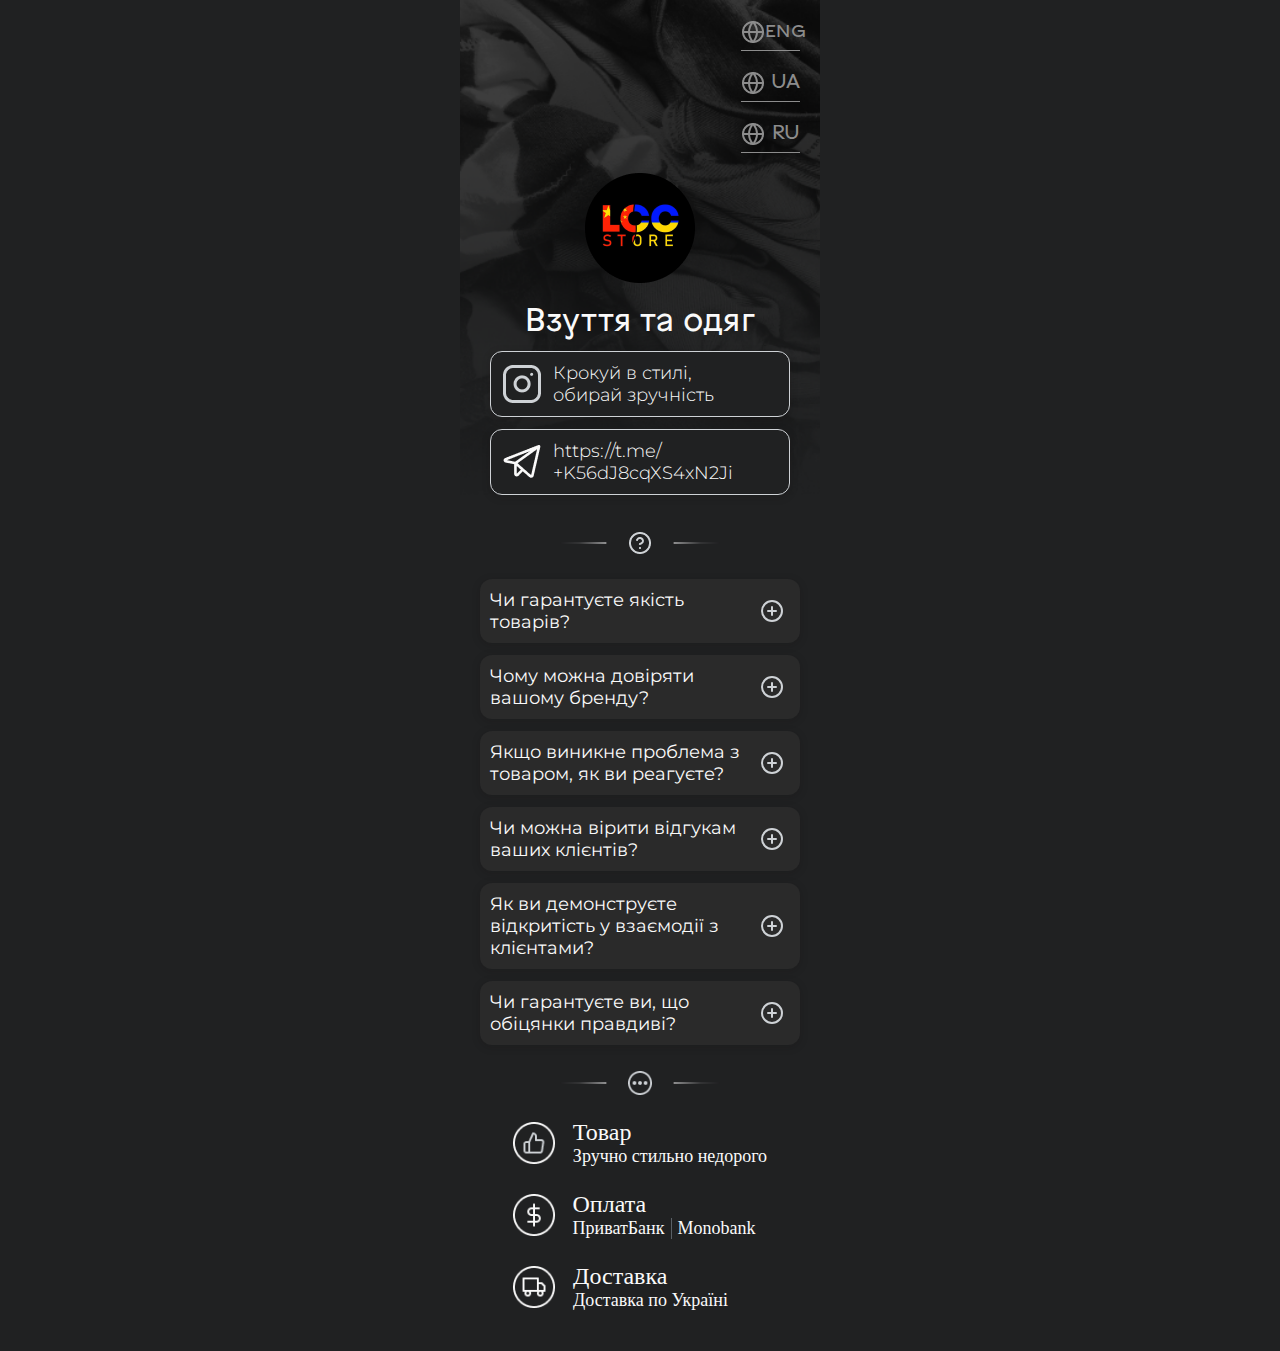
<file: index.html>
<!DOCTYPE html>
<html lang="en">
<head>
  <meta charset="UTF-8">
  <meta name="viewport" content="width=device-width, initial-scale=1.0">
  <link rel="stylesheet" href="font/VinnytsiaSans-Bold.woff2" as="font" type="font/woff2" crossorigin>
  <link rel="stylesheet" href="main.css">
  <link rel="stylesheet" href="reset.css">
  <link rel="preconnect" href="https://fonts.googleapis.com">
  <link rel="preconnect" href="https://fonts.gstatic.com" crossorigin>
  <link href="https://fonts.googleapis.com/css2?family=Montserrat:ital,wght@0,100;0,200;0,300;0,400;0,500;0,600;0,700;0,800;0,900;1,100;1,200;1,300;1,400;1,500;1,600;1,700;1,800;1,900&display=swap" rel="stylesheet">
  <title>Взуття та Одяг</title>
</head>
<body>


  <header class="header">

      <div class="header-top translate"  id="en">
        <div class="t"></div>
        <a href="ENG.html" class="lang-top">
          <img src="icon/globe.png" alt="" class="header-top-img">
          <p class="name-lang" style="font-size: 18px ;">ENG</p></a>  
      </div>

      <div class="header-top translate" id="ua">
        <div class="t"></div>
        <a href="index.html" class="lang-top">
          <img src="icon/globe.png" alt="" class="header-top-img">
          <p class="name-lang">UA</p></a>  
      </div>

      <div class="header-top translate" id="ru">
        <div class="t"></div>
        <a href="ru.html" class="lang-top">
          <img src="icon/globe.png" alt="" class="header-top-img">
          <p class="name-lang">RU</p></a>  
      </div>


      <div class="logo"><img src="icon/logo.png" alt=""></div>

      <div class="info"><p class="info-text lang" key="top">Взуття та одяг</p></div>

      <a href="" class="button-inst">
        <div class="container-btn">
          <img src="icon/instagram.png" alt="" class="inst-img">
          <p class="button-info">Крокуй в стилі, <br> обирай зручність</p>
        </div>
      </a>

      <a href="https://t.me/+K56dJ8cqXS4xN2Ji" class="button-tg">
        <div class="container-btn">
          <img src="icon/TelegramLogo.png" alt="" class="inst-img">
          <p class="button-info">https://t.me/<br>+K56dJ8cqXS4xN2Ji</p>
        </div>
      </a>




  </header>

  <div class="zap">
    <img src="icon/left.png" alt="">
    <img src="icon/center.png" alt="" style="width: 24px; height: 24px;">
    <img src="icon/right.png" alt="">
  </div>

  <div class="wrapper">

    <div class="accordion">
        <div data-tab="tab-1" class="accordion__title">
            <h3 class="card-info">Чи гарантуєте якість товарів?</h3>
            <span></span>
        </div>
        <div id="tab-1" class="accordion__content">
          Ми стежимо за кожним етапом виробництва, щоб ви отримали те, на що можна покластися
        </div>
    </div>
    <div class="accordion">
        <div data-tab="tab-2" class="accordion__title">
            <h3 class="card-info">Чому можна довіряти вашому бренду?</h3>
            <span></span>
        </div>
        <div id="tab-2" class="accordion__content">
          Ми дотримуємося принципу відкритості та відвертості у всіх аспектах нашої роботи
        </div>
    </div>
    
    <div class="accordion">
        <div data-tab="tab-3" class="accordion__title">
            <h3 class="card-info">Якщо виникне проблема з товаром, як ви реагуєте?</h3>
            <span></span>
        </div>
        <div id="tab-3" class="accordion__content">
          Наша команда готова вирішити будь-які питання та забезпечити задоволеність ваших потреб
        </div>
    </div>

    <div class="accordion">
        <div data-tab="tab-4" class="accordion__title">
            <h3 class="card-info">Чи можна вірити відгукам ваших клієнтів?</h3>
            <span></span>
        </div>
        <div id="tab-4" class="accordion__content">
          Наші відгуки – це відгуки справжніх клієнтів, які діляться своїм досвідом з покупкою від нашого бренду
        </div>
    </div>

    <div class="accordion">
        <div data-tab="tab-5" class="accordion__title">
            <h3 class="card-info">Як ви демонструєте відкритість у взаємодії з клієнтами?</h3>
            <span></span>
        </div>
        <div id="tab-5" class="accordion__content">
          Ми відкрито ділимося інформацією про виробництво та склад матеріалів, щоб ви завжди знали, що обираєте
        </div>
    </div>

    <div class="accordion">
        <div data-tab="tab-6" class="accordion__title">
            <h3 class="card-info">Чи гарантуєте ви, що обіцянки правдиві?</h3>
            <span></span>
        </div>
        <div id="tab-6" class="accordion__content">
          Наш бренд — це не лише слова. Ми дотримуємося обіцянок та виконуємо їх на ділі
        </div>
    </div>
    
</div>

<div class="zap_bottom">
  <img src="icon/left.png" alt="">
  <img src="icon/more.png" alt="" style="width: 24px; height: 24px;">
  <img src="icon/right.png" alt="">
</div>

<footer class="footer">

  
  <div class="fotter-obj">
    <img src="icon/like.png" alt="" style="width: 42px; height: 42px;">
    <div class="fotter-obj-right">
      <h4 class="fotter-obj-right-h">Товар</h4>
      <p class="fotter-obj-right-info">Зручно стильно недорого</p>
    </div>
  </div>

  <div class="fotter-obj dollar" style="margin-right: 12px;">
    <img src="icon/dollar.png" alt="" style="width: 42px; height: 42px;">
    <div class="fotter-obj-right-c">
      <h4 class="fotter-obj-right-h">Оплата</h4>
      <div class="priv-mono">
        <p class="fotter-obj-right-info-p">ПриватБанк</p>
        <p class="fotter-obj-right-info-m">Monobank</p>
      </div>
      
    </div>
  </div>

  <div class="fotter-obj" style="margin-right: 39px;">
    <img src="icon/Delivery.png" alt="" style="width: 42px; height: 42px;">
    <div class="fotter-obj-right">
      <h4 class="fotter-obj-right-h">Доставка</h4>
      <p class="fotter-obj-right-info">Доставка по Україні</p>
    </div>
  </div>

</footer>
<script src="main.js"></script>

</body>
</html>
</file>
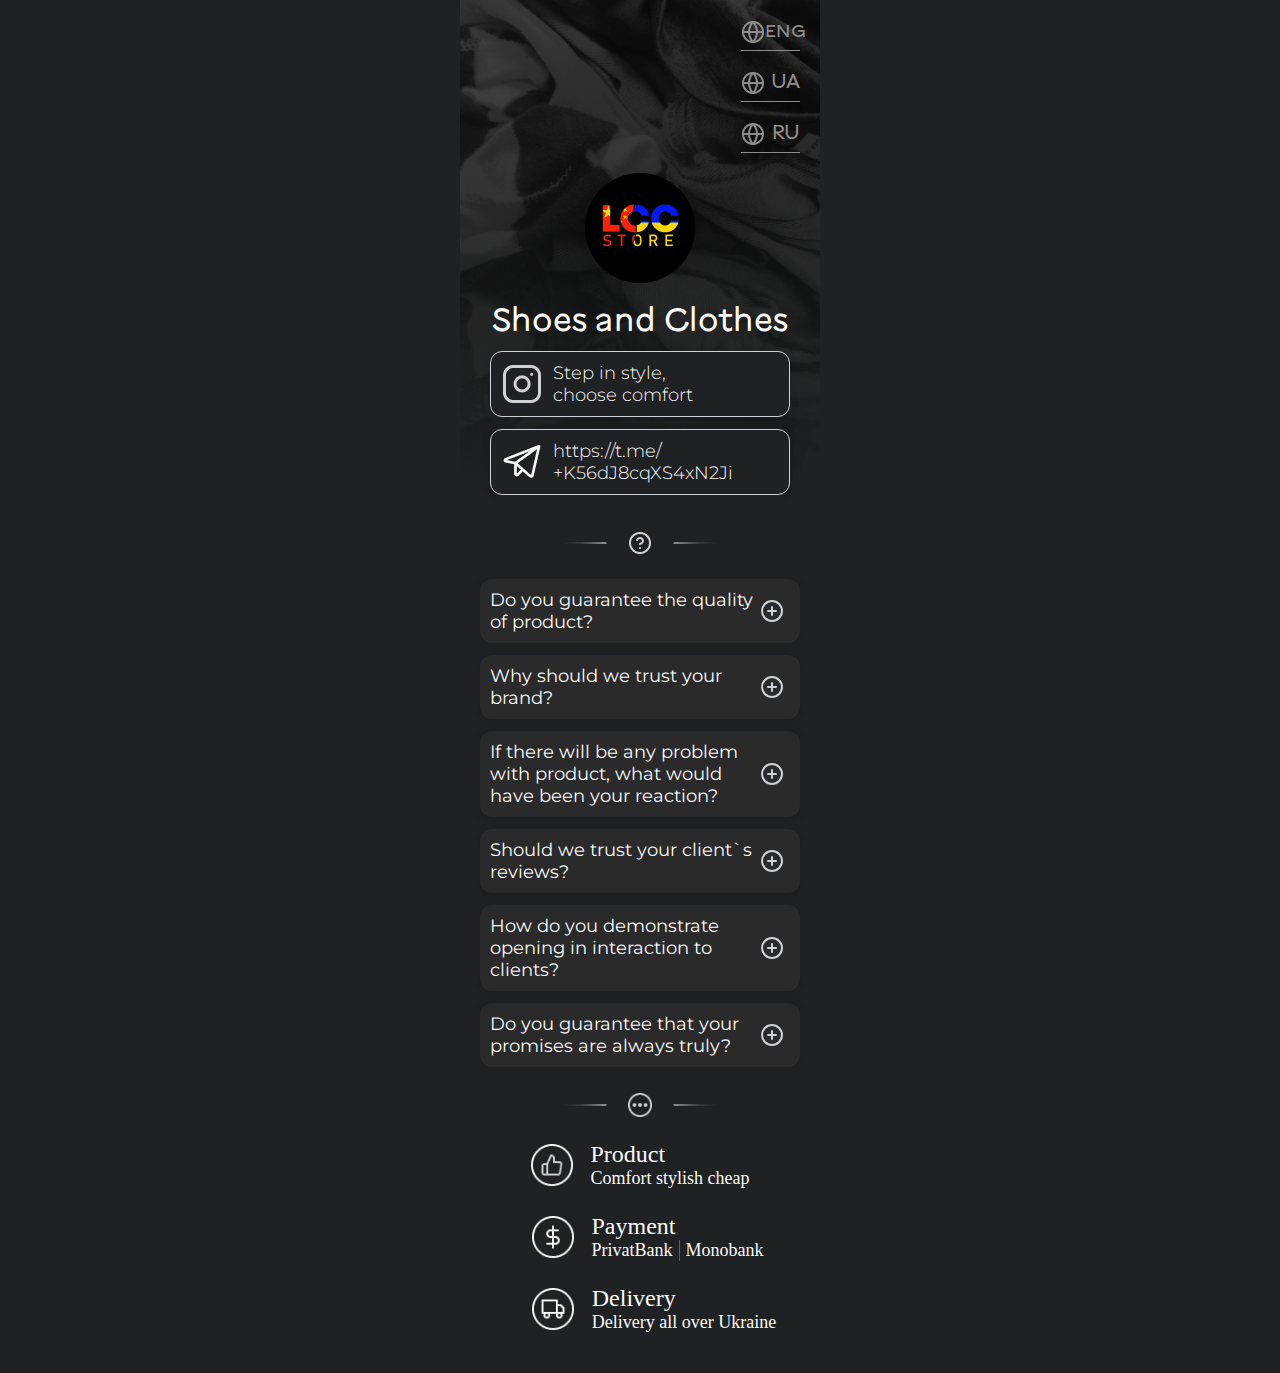
<file: ENG.html>
<!DOCTYPE html>
<html lang="en">
<head>
  <meta charset="UTF-8">
  <meta name="viewport" content="width=device-width, initial-scale=1.0">
  <link rel="stylesheet" href="font/VinnytsiaSans-Bold.woff2" as="font" type="font/woff2" crossorigin>
  <link rel="stylesheet" href="main.css">
  <link rel="stylesheet" href="reset.css">
  <link rel="preconnect" href="https://fonts.googleapis.com">
  <link rel="preconnect" href="https://fonts.gstatic.com" crossorigin>
  <link href="https://fonts.googleapis.com/css2?family=Montserrat:ital,wght@0,100;0,200;0,300;0,400;0,500;0,600;0,700;0,800;0,900;1,100;1,200;1,300;1,400;1,500;1,600;1,700;1,800;1,900&display=swap" rel="stylesheet">
  <title>Shoes and Clothes</title>
</head>
<body>


  <header class="header">

      <div class="header-top translate"  id="en">
        <div class="t"></div>
        <a href="ENG.html" class="lang-top">
          <img src="icon/globe.png" alt="" class="header-top-img">
          <p class="name-lang" style="font-size: 18px ;">ENG</p></a>  
      </div>

      <div class="header-top translate" id="ua">
        <div class="t"></div>
        <a href="index.html" class="lang-top">
          <img src="icon/globe.png" alt="" class="header-top-img">
          <p class="name-lang">UA</p></a>  
      </div>

      <div class="header-top translate" id="ru">
        <div class="t"></div>
        <a href="ru.html" class="lang-top">
          <img src="icon/globe.png" alt="" class="header-top-img">
          <p class="name-lang">RU</p></a>  
      </div>


      <div class="logo"><img src="icon/logo.png" alt=""></div>

      <div class="info"><p class="info-text lang" key="top">Shoes and Clothes</p></div>

      <a href="" class="button-inst">
        <div class="container-btn">
          <img src="icon/instagram.png" alt="" class="inst-img">
          <p class="button-info">Step in style,<br>
            choose comfort </p>
        </div>
      </a>

      <a href="https://t.me/+K56dJ8cqXS4xN2Ji" class="button-tg">
        <div class="container-btn">
          <img src="icon/TelegramLogo.png" alt="" class="inst-img">
          <p class="button-info">https://t.me/<br>+K56dJ8cqXS4xN2Ji</p>
        </div>
      </a>




  </header>

  <div class="zap">
    <img src="icon/left.png" alt="">
    <img src="icon/center.png" alt="" style="width: 24px; height: 24px;">
    <img src="icon/right.png" alt="">
  </div>

  <div class="wrapper">

    <div class="accordion">
        <div data-tab="tab-1" class="accordion__title">
            <h3 class="card-info">Do you guarantee the quality of product?</h3>
            <span></span>
        </div>
        <div id="tab-1" class="accordion__content">
          We monitor every step of production so you get something you can rely on  
        </div>
    </div>
    <div class="accordion">
        <div data-tab="tab-2" class="accordion__title">
            <h3 class="card-info">Why should we trust your brand?</h3>
            <span></span>
        </div>
        <div id="tab-2" class="accordion__content">    
          We adhere to the principle of openness and candor in all aspects of our work
        </div>
    </div>
    
    <div class="accordion">
        <div data-tab="tab-3" class="accordion__title">
            <h3 class="card-info">If there will be any problem with product, what would have been your reaction? </h3>
            <span></span>
        </div>
        <div id="tab-3" class="accordion__content">
          Our team is ready to solve any questions and ensure satisfaction of your needs          
        </div>
    </div>

    <div class="accordion">
        <div data-tab="tab-4" class="accordion__title">
            <h3 class="card-info">Should we trust your client`s reviews?</h3>
            <span></span>
        </div>
        <div id="tab-4" class="accordion__content">
          Our reviews are the reviews of real customers who share their experience with buying from our brand   
        </div>
    </div>

    <div class="accordion">
        <div data-tab="tab-5" class="accordion__title">
            <h3 class="card-info">How do you demonstrate opening in interaction to clients?</h3>
            <span></span>
        </div>
        <div id="tab-5" class="accordion__content">
          We openly share manufacturing and ingredient information so you always know what you're choosing                  
        </div>
    </div>

    <div class="accordion">
        <div data-tab="tab-6" class="accordion__title">
            <h3 class="card-info">Do you guarantee that your promises are always truly?</h3>
            <span></span>
        </div>
        <div id="tab-6" class="accordion__content">
          Our brand is not just words. We keep our promises and deliver on them          
        </div>
    </div>
    
</div>

<div class="zap_bottom">
  <img src="icon/left.png" alt="">
  <img src="icon/more.png" alt="" style="width: 24px; height: 24px;">
  <img src="icon/right.png" alt="">
</div>

<footer class="footer">

  
  <div class="fotter-obj">
    <img src="icon/like.png" alt="" style="width: 42px; height: 42px;">
    <div class="fotter-obj-right">
      <h4 class="fotter-obj-right-h">Product</h4>
      <p class="fotter-obj-right-info">Comfort stylish cheap</p>
    </div>
  </div>

  <div class="fotter-obj dollar">
    <img src="icon/dollar.png" alt="" style="width: 42px; height: 42px;margin-left: 15px;">
    <div class="fotter-obj-right-c">
      <h4 class="fotter-obj-right-h">Payment</h4>
      <div class="priv-mono">
        <p class="fotter-obj-right-info-p">PrivatBank</p>
        <p class="fotter-obj-right-info-m">Monobank</p>
      </div>
      
    </div>
  </div>

  <div class="fotter-obj">
    <img src="icon/Delivery.png" alt="" style="width: 42px; height: 42px;margin-left: 28px;">
    <div class="fotter-obj-right">
      <h4 class="fotter-obj-right-h">Delivery</h4>
      <p class="fotter-obj-right-info">Delivery all over Ukraine</p>
    </div>
  </div>

</footer>
<script src="main.js"></script>

</body>
</html>
</file>
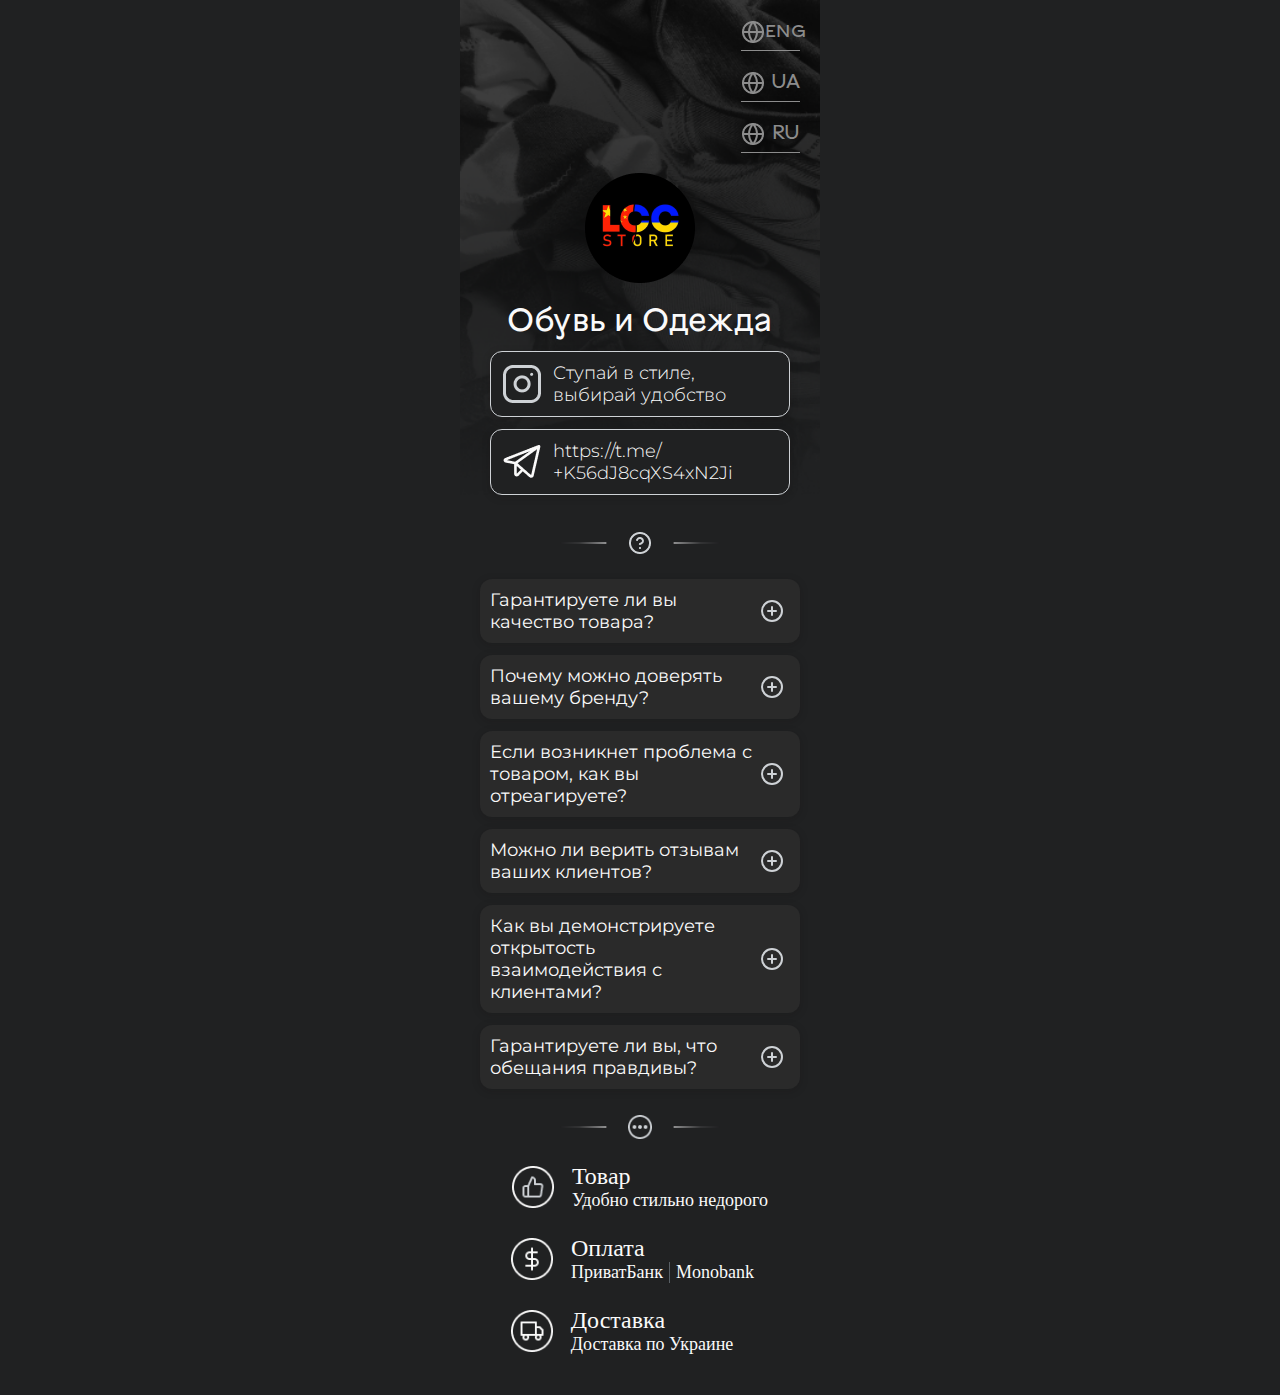
<file: ru.html>
<!DOCTYPE html>
<html lang="en">
<head>
  <meta charset="UTF-8">
  <meta name="viewport" content="width=device-width, initial-scale=1.0">
  <link rel="stylesheet" href="font/VinnytsiaSans-Bold.woff2" as="font" type="font/woff2" crossorigin>
  <link rel="stylesheet" href="main.css">
  <link rel="stylesheet" href="reset.css">
  <link rel="preconnect" href="https://fonts.googleapis.com">
  <link rel="preconnect" href="https://fonts.gstatic.com" crossorigin>
  <link href="https://fonts.googleapis.com/css2?family=Montserrat:ital,wght@0,100;0,200;0,300;0,400;0,500;0,600;0,700;0,800;0,900;1,100;1,200;1,300;1,400;1,500;1,600;1,700;1,800;1,900&display=swap" rel="stylesheet">
  <title>Обувь и Одежда</title>
</head>
<body>


  <header class="header">

      <div class="header-top translate"  id="en">
        <div class="t"></div>
        <a href="ENG.html" class="lang-top">
          <img src="icon/globe.png" alt="" class="header-top-img">
          <p class="name-lang" style="font-size: 18px ;">ENG</p></a>  
      </div>

      <div class="header-top translate" id="ua">
        <div class="t"></div>
        <a href="index.html" class="lang-top">
          <img src="icon/globe.png" alt="" class="header-top-img">
          <p class="name-lang">UA</p></a>  
      </div>

      <div class="header-top translate" id="ru">
        <div class="t"></div>
        <a href="ru.html" class="lang-top">
          <img src="icon/globe.png" alt="" class="header-top-img">
          <p class="name-lang">RU</p></a>  
      </div>


      <div class="logo"><img src="icon/logo.png" alt=""></div>

      <div class="info"><p class="info-text lang" key="top">Обувь и Одежда</p></div>

      <a href="" class="button-inst">
        <div class="container-btn">
          <img src="icon/instagram.png" alt="" class="inst-img">
          <p class="button-info">Ступай в стиле,<br>
            выбирай удобство</p>
        </div>
      </a>

      <a href="https://t.me/+K56dJ8cqXS4xN2Ji" class="button-tg">
        <div class="container-btn">
          <img src="icon/TelegramLogo.png" alt="" class="inst-img">
          <p class="button-info">https://t.me/<br>+K56dJ8cqXS4xN2Ji</p>
        </div>
      </a>




  </header>

  <div class="zap">
    <img src="icon/left.png" alt="">
    <img src="icon/center.png" alt="" style="width: 24px; height: 24px;">
    <img src="icon/right.png" alt="">
  </div>

  <div class="wrapper">

    <div class="accordion">
        <div data-tab="tab-1" class="accordion__title">
            <h3 class="card-info">Гарантируете ли вы качество товара?</h3>
            <span></span>
        </div>
        <div id="tab-1" class="accordion__content">
          Мы следим за каждым этапом производства, чтобы вы получили то, на что можно положиться
        </div>
    </div>
    <div class="accordion">
        <div data-tab="tab-2" class="accordion__title">
            <h3 class="card-info">Почему можно доверять вашему бренду?</h3>
            <span></span>
        </div>
        <div id="tab-2" class="accordion__content">    
          Мы придерживаемся принципа открытости и откровенности во всех аспектах нашей работы.
        </div>
    </div>
    
    <div class="accordion">
        <div data-tab="tab-3" class="accordion__title">
            <h3 class="card-info">Если возникнет проблема с товаром, как вы отреагируете?</h3>
            <span></span>
        </div>
        <div id="tab-3" class="accordion__content">
          Наша команда готова решить любые вопросы и обеспечить удовлетворенность ваших потребностей       
        </div>
    </div>

    <div class="accordion">
        <div data-tab="tab-4" class="accordion__title">
            <h3 class="card-info">Можно ли верить отзывам ваших клиентов?</h3>
            <span></span>
        </div>
        <div id="tab-4" class="accordion__content">
          Наши отзывы – это отзывы настоящих клиентов, которые делятся своим опытом с покупкой нашего бренда   
        </div>
    </div>

    <div class="accordion">
        <div data-tab="tab-5" class="accordion__title">
            <h3 class="card-info">Как вы демонстрируете открытость взаимодействия с клиентами?</h3>
            <span></span>
        </div>
        <div id="tab-5" class="accordion__content">
          Мы открыто делимся информацией о производстве и составе материалов, чтобы вы всегда знали, что выбираете                 
        </div>
    </div>

    <div class="accordion">
        <div data-tab="tab-6" class="accordion__title">
            <h3 class="card-info">Гарантируете ли вы, что обещания правдивы?</h3>
            <span></span>
        </div>
        <div id="tab-6" class="accordion__content">
          Наш бренд – это не только слова. Мы придерживаемся обещаний и выполняем их на деле         
        </div>
    </div>
    
</div>

<div class="zap_bottom">
  <img src="icon/left.png" alt="">
  <img src="icon/more.png" alt="" style="width: 24px; height: 24px;">
  <img src="icon/right.png" alt="">
</div>

<footer class="footer">

  
  <div class="fotter-obj">
    <img src="icon/like.png" alt="" style="width: 42px; height: 42px;">
    <div class="fotter-obj-right">
      <h4 class="fotter-obj-right-h">Товар</h4>
      <p class="fotter-obj-right-info">Удобно стильно недорого</p>
    </div>
  </div>

  <div class="fotter-obj dollar" style="margin-right: 15px;">
    <img src="icon/dollar.png" alt="" style="width: 42px; height: 42px;">
    <div class="fotter-obj-right-c">
      <h4 class="fotter-obj-right-h">Оплата</h4>
      <div class="priv-mono">
        <p class="fotter-obj-right-info-p">ПриватБанк</p>
        <p class="fotter-obj-right-info-m">Monobank</p>
      </div>
      
    </div>
  </div>

  <div class="fotter-obj" style="margin-right: 36px;">
    <img src="icon/Delivery.png" alt="" style="width: 42px; height: 42px;">
    <div class="fotter-obj-right">
      <h4 class="fotter-obj-right-h">Доставка</h4>
      <p class="fotter-obj-right-info">Доставка по Украине</p>
    </div>
  </div>

</footer>
<script src="main.js"></script>

</body>
</html>
</file>
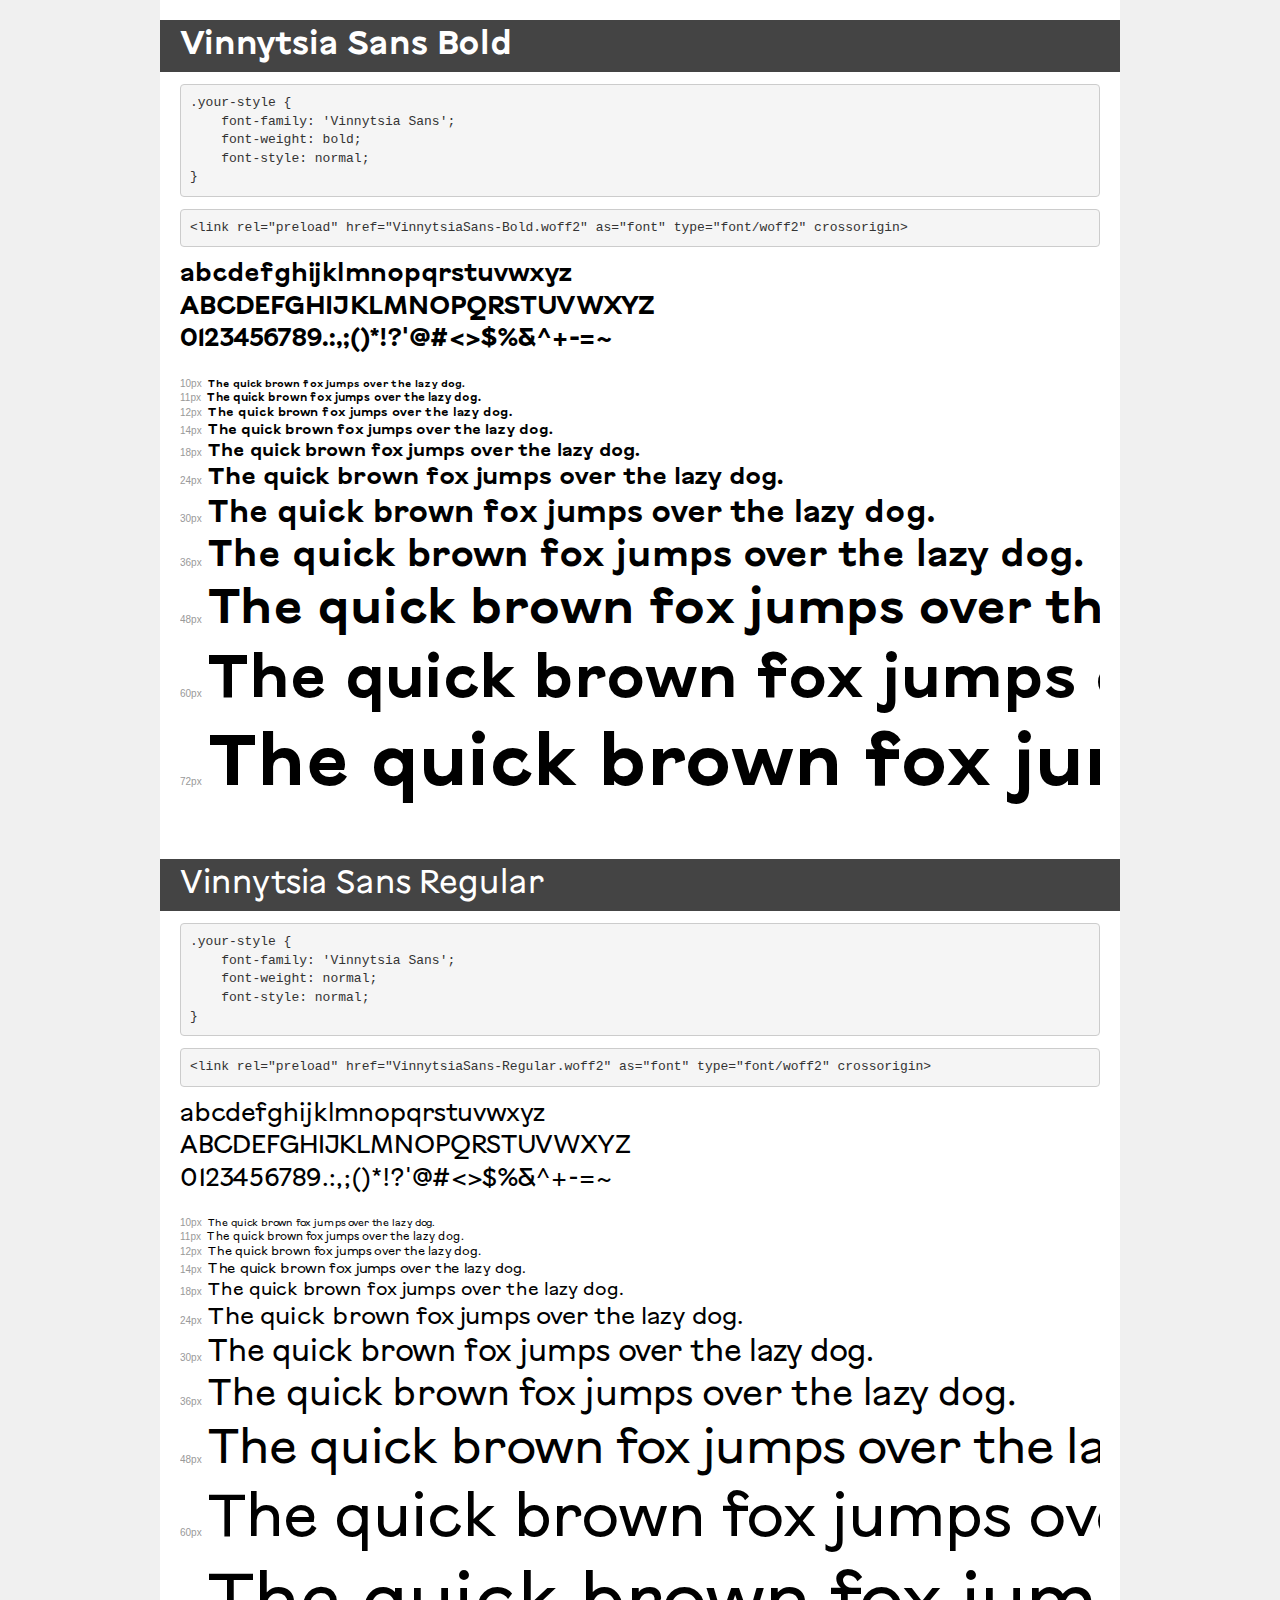
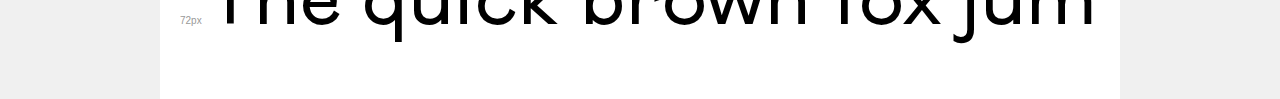
<file: font/demo.html>
<!DOCTYPE html>
<html lang="en">
<head>
    <meta charset="utf-8">
    <meta http-equiv="X-UA-Compatible" content="IE=edge">
    <meta name="viewport" content="width=device-width, initial-scale=1">
    <meta name="robots" content="noindex, noarchive">
    <meta name="format-detection" content="telephone=no">
    <title>Transfonter demo</title>
    <link href="stylesheet.css" rel="stylesheet">
    <style>
        /*
        http://meyerweb.com/eric/tools/css/reset/
        v2.0 | 20110126
        License: none (public domain)
        */
        html, body, div, span, applet, object, iframe,
        h1, h2, h3, h4, h5, h6, p, blockquote, pre,
        a, abbr, acronym, address, big, cite, code,
        del, dfn, em, img, ins, kbd, q, s, samp,
        small, strike, strong, sub, sup, tt, var,
        b, u, i, center,
        dl, dt, dd, ol, ul, li,
        fieldset, form, label, legend,
        table, caption, tbody, tfoot, thead, tr, th, td,
        article, aside, canvas, details, embed,
        figure, figcaption, footer, header, hgroup,
        menu, nav, output, ruby, section, summary,
        time, mark, audio, video {
            margin: 0;
            padding: 0;
            border: 0;
            font-size: 100%;
            font: inherit;
            vertical-align: baseline;
        }
        /* HTML5 display-role reset for older browsers */
        article, aside, details, figcaption, figure,
        footer, header, hgroup, menu, nav, section {
            display: block;
        }
        body {
            line-height: 1;
        }
        ol, ul {
            list-style: none;
        }
        blockquote, q {
            quotes: none;
        }
        blockquote:before, blockquote:after,
        q:before, q:after {
            content: '';
            content: none;
        }
        table {
            border-collapse: collapse;
            border-spacing: 0;
        }
        /* demo styles */
        body {
            background: #f0f0f0;
            color: #000;
        }
        .page {
            background: #fff;
            width: 920px;
            margin: 0 auto;
            padding: 20px 20px 0 20px;
            overflow: hidden;
        }
        .font-container {
            overflow-x: auto;
            overflow-y: hidden;
            margin-bottom: 40px;
            line-height: 1.3;
            white-space: nowrap;
            padding-bottom: 5px;
        }
        h1 {
            position: relative;
            background: #444;
            font-size: 32px;
            color: #fff;
            padding: 10px 20px;
            margin: 0 -20px 12px -20px;
        }
        .letters {
            font-size: 25px;
            margin-bottom: 20px;
        }
        .s10:before {
            content: '10px';
        }
        .s11:before {
            content: '11px';
        }
        .s12:before {
            content: '12px';
        }
        .s14:before {
            content: '14px';
        }
        .s18:before {
            content: '18px';
        }
        .s24:before {
            content: '24px';
        }
        .s30:before {
            content: '30px';
        }
        .s36:before {
            content: '36px';
        }
        .s48:before {
            content: '48px';
        }
        .s60:before {
            content: '60px';
        }
        .s72:before {
            content: '72px';
        }
        .s10:before, .s11:before, .s12:before, .s14:before,
        .s18:before, .s24:before, .s30:before, .s36:before,
        .s48:before, .s60:before, .s72:before {
            font-family: Arial, sans-serif;
            font-size: 10px;
            font-weight: normal;
            font-style: normal;
            color: #999;
            padding-right: 6px;
        }
        pre {
            display: block;
            padding: 9px;
            margin: 0 0 12px;
            font-family: Monaco, Menlo, Consolas, "Courier New", monospace;
            font-size: 13px;
            line-height: 1.428571429;
            color: #333;
            font-weight: normal;
            font-style: normal;
            background-color: #f5f5f5;
            border: 1px solid #ccc;
            overflow-x: auto;
            border-radius: 4px;
        }
        /* responsive */
        @media (max-width: 959px) {
            .page {
                width: auto;
                margin: 0;
            }
        }
    </style>
</head>
<body>
<div class="page">
    <div class="demo">
        <h1 style="font-family: 'Vinnytsia Sans'; font-weight: bold; font-style: normal;">Vinnytsia Sans Bold</h1>
        <pre title="Usage">.your-style {
    font-family: 'Vinnytsia Sans';
    font-weight: bold;
    font-style: normal;
}</pre>
        <pre title="Preload (optional)">
&lt;link rel=&quot;preload&quot; href=&quot;VinnytsiaSans-Bold.woff2&quot; as=&quot;font&quot; type=&quot;font/woff2&quot; crossorigin&gt;</pre>
        <div class="font-container" style="font-family: 'Vinnytsia Sans'; font-weight: bold; font-style: normal;">
            <p class="letters">
                abcdefghijklmnopqrstuvwxyz<br>
ABCDEFGHIJKLMNOPQRSTUVWXYZ<br>
                0123456789.:,;()*!?'@#&lt;&gt;$%&^+-=~
            </p>
            <p class="s10" style="font-size: 10px;">The quick brown fox jumps over the lazy dog.</p>
            <p class="s11" style="font-size: 11px;">The quick brown fox jumps over the lazy dog.</p>
            <p class="s12" style="font-size: 12px;">The quick brown fox jumps over the lazy dog.</p>
            <p class="s14" style="font-size: 14px;">The quick brown fox jumps over the lazy dog.</p>
            <p class="s18" style="font-size: 18px;">The quick brown fox jumps over the lazy dog.</p>
            <p class="s24" style="font-size: 24px;">The quick brown fox jumps over the lazy dog.</p>
            <p class="s30" style="font-size: 30px;">The quick brown fox jumps over the lazy dog.</p>
            <p class="s36" style="font-size: 36px;">The quick brown fox jumps over the lazy dog.</p>
            <p class="s48" style="font-size: 48px;">The quick brown fox jumps over the lazy dog.</p>
            <p class="s60" style="font-size: 60px;">The quick brown fox jumps over the lazy dog.</p>
            <p class="s72" style="font-size: 72px;">The quick brown fox jumps over the lazy dog.</p>
        </div>
    </div>

    <div class="demo">
        <h1 style="font-family: 'Vinnytsia Sans'; font-weight: normal; font-style: normal;">Vinnytsia Sans Regular</h1>
        <pre title="Usage">.your-style {
    font-family: 'Vinnytsia Sans';
    font-weight: normal;
    font-style: normal;
}</pre>
        <pre title="Preload (optional)">
&lt;link rel=&quot;preload&quot; href=&quot;VinnytsiaSans-Regular.woff2&quot; as=&quot;font&quot; type=&quot;font/woff2&quot; crossorigin&gt;</pre>
        <div class="font-container" style="font-family: 'Vinnytsia Sans'; font-weight: normal; font-style: normal;">
            <p class="letters">
                abcdefghijklmnopqrstuvwxyz<br>
ABCDEFGHIJKLMNOPQRSTUVWXYZ<br>
                0123456789.:,;()*!?'@#&lt;&gt;$%&^+-=~
            </p>
            <p class="s10" style="font-size: 10px;">The quick brown fox jumps over the lazy dog.</p>
            <p class="s11" style="font-size: 11px;">The quick brown fox jumps over the lazy dog.</p>
            <p class="s12" style="font-size: 12px;">The quick brown fox jumps over the lazy dog.</p>
            <p class="s14" style="font-size: 14px;">The quick brown fox jumps over the lazy dog.</p>
            <p class="s18" style="font-size: 18px;">The quick brown fox jumps over the lazy dog.</p>
            <p class="s24" style="font-size: 24px;">The quick brown fox jumps over the lazy dog.</p>
            <p class="s30" style="font-size: 30px;">The quick brown fox jumps over the lazy dog.</p>
            <p class="s36" style="font-size: 36px;">The quick brown fox jumps over the lazy dog.</p>
            <p class="s48" style="font-size: 48px;">The quick brown fox jumps over the lazy dog.</p>
            <p class="s60" style="font-size: 60px;">The quick brown fox jumps over the lazy dog.</p>
            <p class="s72" style="font-size: 72px;">The quick brown fox jumps over the lazy dog.</p>
        </div>
    </div>

</div>
</body>
</html>
</file>
<file: main.css>
@font-face{

  font-family: 'Vinnytsia Sans';
  
  src: url('./font/VinnytsiaSans-Regular.eot');
  
  src: url('./font/VinnytsiaSans-Regular.eot') format('eot'),
  
  url('./font/VinnytsiaSans-Regular.woff') format('woff'),
  
  url('./font/VinnytsiaSans-Regular.ttf') format('truetype');
  
  font-weight: normal;
  
  font-style: normal;
  
  }

@font-face{

  font-family: 'Vinnytsia Sans bold';
  
  src: url('./font/VinnytsiaSans-Bold.eot');
  
  src: url('./font/VinnytsiaSans-Bold.eot') format('eot'),
  
  url('./font/VinnytsiaSans-Bold.eot') format('woff'),
  
  url('./font/VinnytsiaSans-Bold.eot') format('truetype');
  font-weight: bold;
  
  
  
  font-style: normal;
  
  }

  /* font-family: 'Montserrat', sans-serif; */



body {
  max-width: 360px;
  margin: 0 auto;
  background: var(--Neutral-08, #202122);
  /* font-family: "Vinnytsia Sans"; */
  font-weight: normal;
  font-style: normal;
}

.header{
  background-image: url(./img/bg.png);
  background-repeat: no-repeat;
  background-size: cover;
}

.header-top{
display: flex;
justify-content: space-between;

}

.header-top-img {
  width: 24px;
  height: 24px;
  padding-bottom: px;
}

.name-lang {
  color: var(--Neutral-03, #8C8C8C);
  font-family: 'Vinnytsia Sans';
  font-style: normal;
  font-size: 20px;
  font-style: normal;
  font-weight: 400;
  line-height: normal;
}

.lang-top {
  display: flex;
  justify-content: space-between;
  width: 59px;
  align-items: center;
  padding-bottom: 6px;
  border-bottom: 1px solid var(--Neutral-03, #8C8C8C);
  padding-top: 20px;
  margin-right: 20px;
}

.logo {
  display: flex;
  justify-content: center;
  padding-top: 20px;
  padding-bottom: 24px;
}

.info {
  display: flex;
  justify-content: center;
}

.info-text{
color: var(--Neutral-01, #FAFAFA);
/* H1 */
font-family: "Vinnytsia Sans";
font-size: 32px;
font-style: normal;
line-height: normal;
padding-bottom: 12px;
}


.inst-img {
width: 42px;
height: 42px;
}

.button-info {
  /* width: 193px; */
  max-width: 195px;
  margin-right: 0;
  color: var(--Neutral-01, #FAFAFA);
  /* B2 */
  font-family: 'Montserrat';
  font-size: 18px;
  font-style: normal;
  font-weight: 300;
  line-height: normal; 
}

.button-inst{
  display: flex;
  justify-content: center;
  margin-bottom: 12px;
}

.container-btn {
  display: flex;
  gap: 10px;
  align-items: center;
  /* justify-content: center; */
  padding: 10px;
  width: 300px;
  border-radius: 12px;
  border: 1px solid var(--Neutral-02, #CED2D6);
  background: var(--Neutral-08, #202122);
  box-shadow: 0px 2px 8.2px 0px rgba(16, 13, 13, 0.17);
}

.button-tg {
  display: flex;
  justify-content: center;
}

/* Zap */

.zap {
  display: flex;
  align-items: center;
  justify-content: center;
  margin-top: 36px;
  gap: 21px;
}

.zap_bottom{
  display: flex;
  align-items: center;
  justify-content: center;
  margin-top: 26px;
  gap: 21px;
  margin-bottom: 24px;
}

/* Ebatoria */

.wrapper{
  display: flex;
  flex-direction: column;
  gap: 12px;
  align-items: center;
  width: 100%;
  padding-top: 24px;
}

.accordion{
  display: flex;
  flex-direction: column;
  max-width: 320px;
  width: 100%;
  border-radius: 12px;
  background: var(--Neutral-07, #2A2A2A);
  box-shadow: 0px 2px 8.2px 0px rgba(16, 13, 13, 0.17); 
}

.accordion__title{
  display: flex;
  justify-content: space-between;
  align-items: center;
  font-size: 22px;
  font-weight: bold;
  padding: 10px 10px;
  cursor: pointer;
  border: 1px solid var(--color-border-grey);
  border-top: none;
  color: var(--color-text-dark);
  background-color: var(--color-background-white);
}

.accordion:first-child {
  border-top: 1px solid var(--color-border-grey);
}


.accordion__title span{
  display: inline-flex;
  position: relative;
  width: 40px;
  height: 40px;
  background-image: url(plus-circle.svg);
  background-position: center;
  background-repeat: no-repeat;
}

.accordion__title.active span{
  background-image: url(minus-circle.png);
  width: 40px;
  height: 40px;
}


.accordion__content{
  font-size: 16px;
  overflow: hidden;
  font-family: 'Montserrat', sans-serif;
  color: var(--Neutral-03, #8C8C8C);
  padding: 0 20px;
  box-sizing: content-box;
  border: 1px solid var(--color-border-grey);
  border-top: none;
  max-height: 0;
  opacity: 0;
  visibility: hidden;
  transition: max-height 0.5s ease-out, padding 0.5s ease-out, opacity 0.1s ease-out 0.5s, visibility 0.1s ease-out 0.5s;
}

.accordion__content.active{
  visibility: visible;
  opacity: 1;
  padding:10px;
  transition: max-height 0.5s ease-out, padding 0.5s ease-out, opacity 0.1s ease-out, visibility 0.1s ease-out;
}

.card-info {
  color: var(--Neutral-01, #FAFAFA);
  font-family: Montserrat;
  font-size: 18px;
  font-style: normal;
  font-weight: 400;
  line-height: normal;
  max-width: 300px;
  width: 100%;    

}

/* Footer */

.footer {
  display: flex;
  flex-direction: column;
  gap: 24px;
  margin-bottom: 40px;
}

.fotter-obj {
  display: flex;
  justify-content: center;
  gap: 18px;
  align-items: center;
}

.fotter-obj-right{
  display: flex;
  flex-direction: column;
}

.fotter-obj-right-h {
  color: var(--Neutral-01, #FAFAFA);
  font-family: VinnytsiaSerif;
  font-size: 24px;
  font-style: normal;
  font-weight: 400;
  line-height: normal;  
}

.fotter-obj-right-info {
  color: var(--Neutral-01, #FAFAFA);
  font-size: 'Montserrat', sans-serif;
  font-size: 18px;
  font-style: normal;
  font-weight: 400;
  line-height: normal;
}

.priv-mono {
  display: flex;
  color: var(--Neutral-01, #FAFAFA);
  font-size: 'Montserrat', sans-serif;
  font-size: 18px;
  font-style: normal;
  font-weight: 400;
  line-height: normal;
}

.fotter-obj-right-info-p {
  border-right: 1px #596066 solid;
  padding-right: 6px;
}

.fotter-obj-right-info-m {
  padding-left: 6px;
}
</file>
<file: font/stylesheet.css>
@font-face {
    font-family: 'Vinnytsia Sans';
    src: url('VinnytsiaSans-Bold.eot');
    src: local('Vinnytsia Sans Bold'), local('VinnytsiaSans-Bold'),
        url('VinnytsiaSans-Bold.eot?#iefix') format('embedded-opentype'),
        url('VinnytsiaSans-Bold.woff2') format('woff2'),
        url('VinnytsiaSans-Bold.woff') format('woff'),
        url('VinnytsiaSans-Bold.ttf') format('truetype');
    font-weight: bold;
    font-style: normal;
    font-display: swap;
}

@font-face {
    font-family: 'Vinnytsia Sans';
    src: url('VinnytsiaSans-Regular.eot');
    src: local('Vinnytsia Sans Regular'), local('VinnytsiaSans-Regular'),
        url('VinnytsiaSans-Regular.eot?#iefix') format('embedded-opentype'),
        url('VinnytsiaSans-Regular.woff2') format('woff2'),
        url('VinnytsiaSans-Regular.woff') format('woff'),
        url('VinnytsiaSans-Regular.ttf') format('truetype');
    font-weight: normal;
    font-style: normal;
    font-display: swap;
}
</file>
